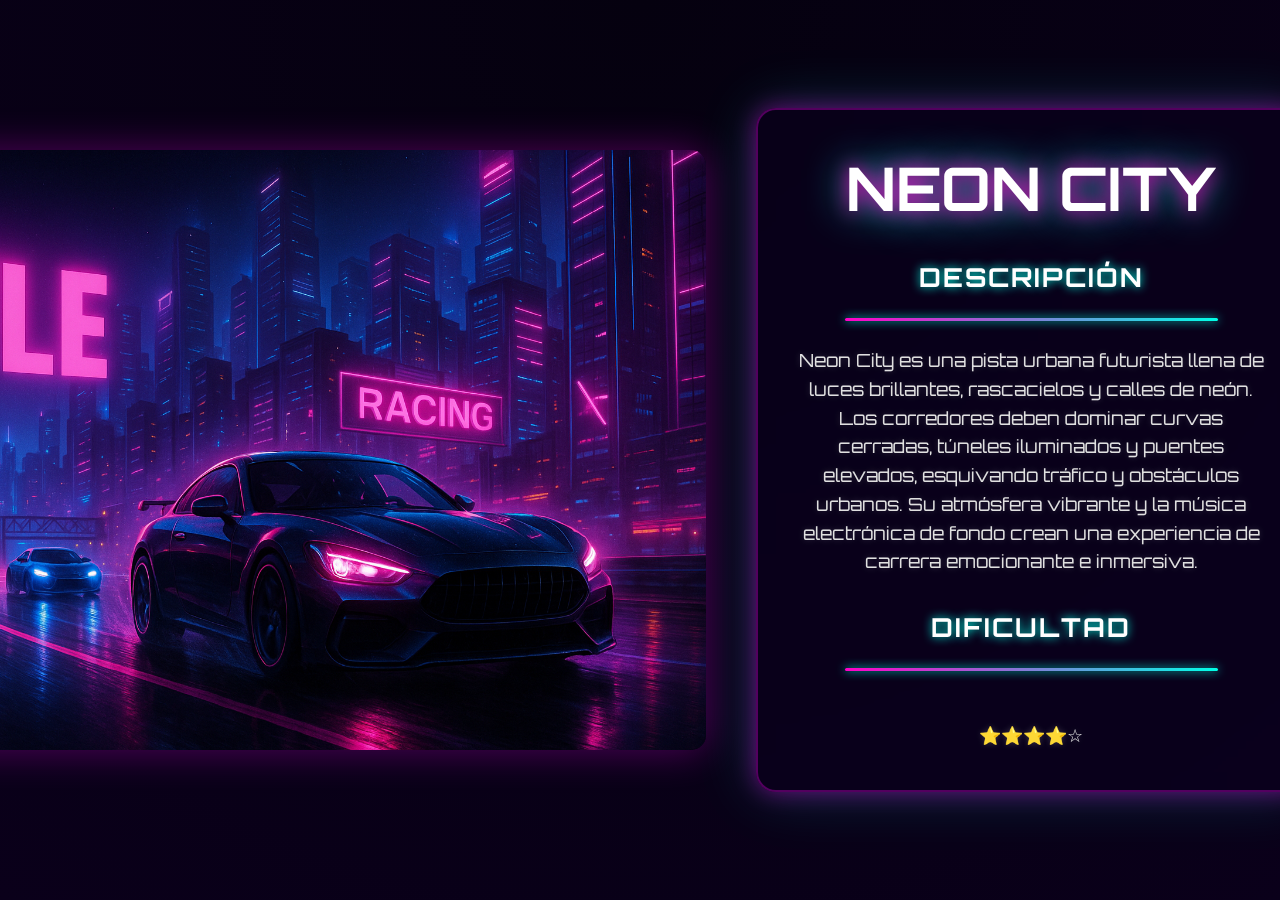
<file: pista1.html>
<!DOCTYPE html>
<html lang="en">
<head>
  <meta charset="UTF-8">
  <meta name="viewport" content="width=device-width, initial-scale=1.0">
  <title>Neon City</title>
  <link rel="stylesheet" href="./pista1.css">
  <link href="https://fonts.googleapis.com/css2?family=Orbitron:wght@400;700&display=swap" rel="stylesheet">
</head>
<body>
  <div class="pista1-container">
    <img src="NEON CITY.png" alt="Neon City">

    <div class="descripcion">
      <h1>NEON CITY</h1>

      <h2>DESCRIPCIÓN</h2>
      <div class="linea-deco"></div>
      <p>
        <span class="highlight">Neon City</span> es una pista urbana futurista llena de 
        <span class="highlight">luces brillantes</span>, rascacielos y calles de neón. 
        Los corredores deben dominar <span class="highlight">curvas cerradas</span>, 
        túneles iluminados y puentes elevados, esquivando tráfico y obstáculos urbanos. 
        Su atmósfera vibrante y la <span class="highlight">música electrónica</span> de fondo crean 
        una experiencia de carrera <span class="highlight">emocionante e inmersiva</span>.
      </p>

      <h2>DIFICULTAD</h2>
      <div class="linea-deco"></div>
      <div class="barra-dificultad">
        <div class="relleno" style="width: 80%;"></div>
      </div>
      <p class="nivel">⭐⭐⭐⭐☆</p>
    </div>
  </div>
  <div class="buttoms">
   <a href="carros.html"><button>SIGUIENTE</button></a>
  <a href="pistas.html"><button>VOLVER A PISTAS</button></a>
  </div>
</body>
</html>
</file>
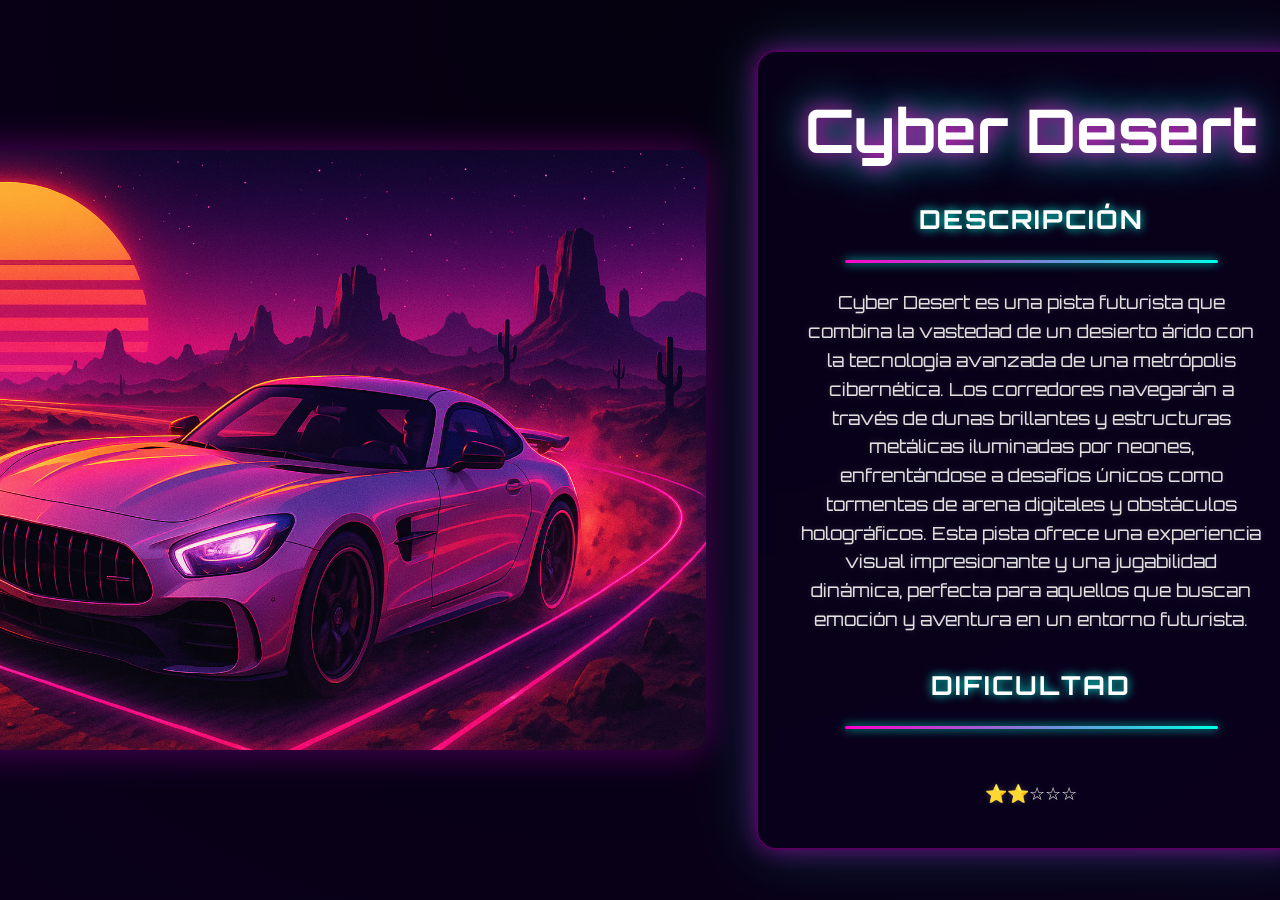
<file: pista2.html>
<!DOCTYPE html>
<html lang="en">

<head>
    <meta charset="UTF-8">
    <meta name="viewport" content="width=device-width, initial-scale=1.0">
    <title>Cyber Desert</title>
    <link rel="stylesheet" href="./pista1.css">
    <link href="https://fonts.googleapis.com/css2?family=Orbitron:wght@400;700&display=swap" rel="stylesheet">
</head>

<body>
    <div class="pista1-container">
        <img src="Desert.png" alt="Cyber Desert">

        <div class="descripcion">
            <h1>Cyber Desert</h1>

            <h2>DESCRIPCIÓN</h2>
            <div class="linea-deco"></div>
            <p>
                <span class="highlight">Cyber Desert</span> es una pista futurista que combina la vastedad de un
                desierto árido con
                la tecnología avanzada de una metrópolis cibernética. Los corredores navegarán a través de dunas
                brillantes y estructuras metálicas iluminadas por neones, enfrentándose a desafíos únicos como tormentas
                de arena digitales y obstáculos holográficos. Esta pista ofrece una experiencia visual impresionante y
                una jugabilidad dinámica, perfecta para aquellos que buscan emoción y aventura en un entorno futurista.
            </p>

            <h2>DIFICULTAD</h2>
            <div class="linea-deco"></div>
            <div class="barra-dificultad">
                <div class="relleno" style="width: 80%;"></div>
            </div>
            <p class="nivel">⭐⭐☆☆☆</p>
        </div>
    </div>
    <div class="buttoms">
        <a href="carros.html"><button>SIGUIENTE</button></a>
        <a href="pistas.html"><button>VOLVER A PISTAS</button></a>
    </div>
</body>

</html>
</file>
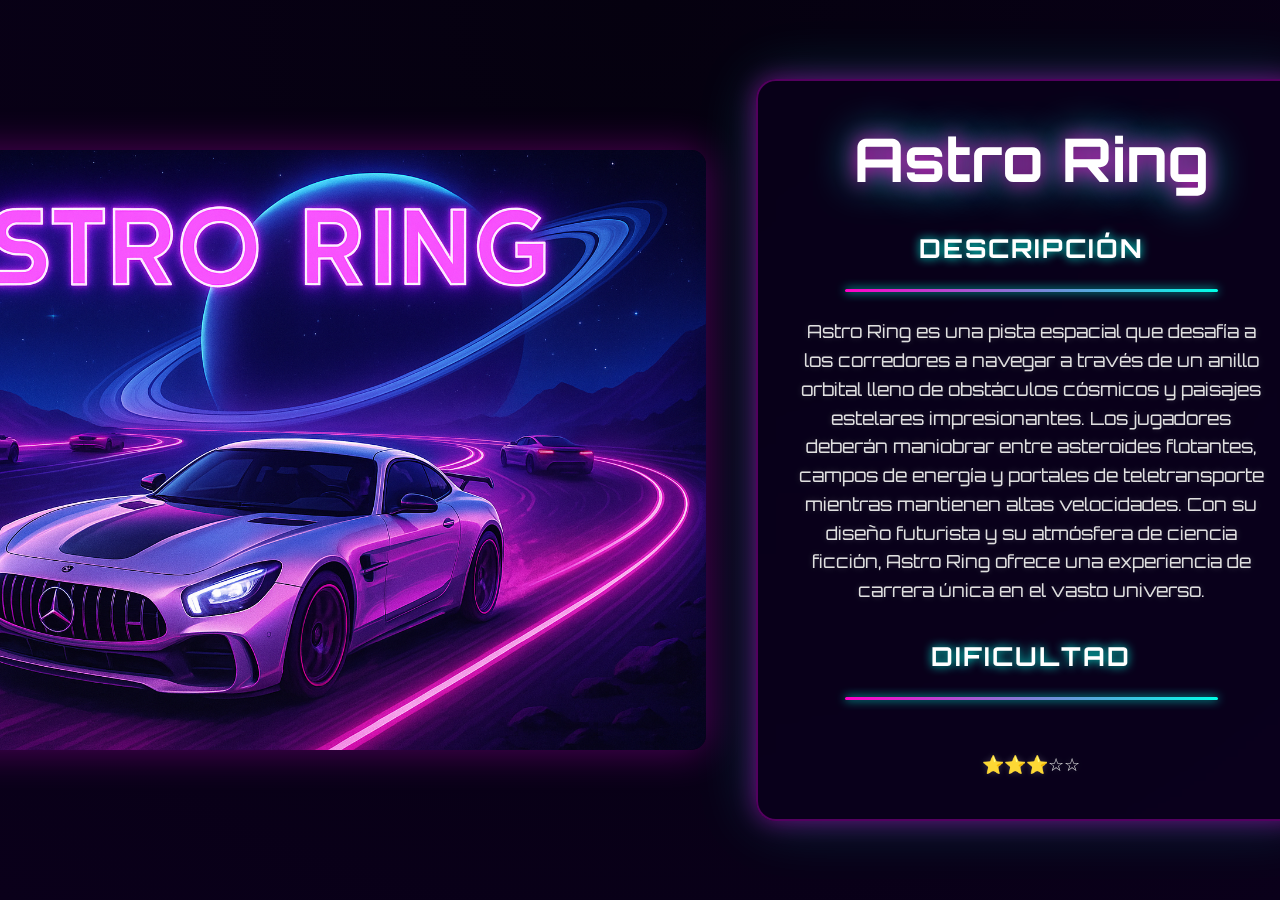
<file: pista3.html>
<!DOCTYPE html>
<html lang="en">

<head>
    <meta charset="UTF-8">
    <meta name="viewport" content="width=device-width, initial-scale=1.0">
    <title>Astro Ring</title>
    <link rel="stylesheet" href="./pista1.css">
    <link href="https://fonts.googleapis.com/css2?family=Orbitron:wght@400;700&display=swap" rel="stylesheet">
</head>

<body>
    <div class="pista1-container">
        <img src="Astro ring.png" alt="Astro Ring">

        <div class="descripcion">
            <h1>Astro Ring</h1>

            <h2>DESCRIPCIÓN</h2>
            <div class="linea-deco"></div>
            <p>
                <span class="highlight">Astro Ring</span> es una pista espacial que desafía a los corredores a navegar a
                través de un anillo orbital lleno de obstáculos cósmicos y paisajes estelares impresionantes. Los
                jugadores deberán maniobrar entre asteroides flotantes, campos de energía y portales de teletransporte
                mientras mantienen altas velocidades. Con su diseño futurista y su atmósfera de ciencia ficción, Astro
                Ring ofrece una experiencia de carrera única en el vasto universo.

            </p>

            <h2>DIFICULTAD</h2>
            <div class="linea-deco"></div>
            <div class="barra-dificultad">
                <div class="relleno" style="width: 80%;"></div>
            </div>
            <p class="nivel">⭐⭐⭐☆☆</p>
        </div>
    </div>
    <div class="buttoms">
        <a href="carros.html"><button>SIGUIENTE</button></a>
        <a href="pistas.html"><button>VOLVER A PISTAS</button></a>
    </div>
</body>

</html>
</file>
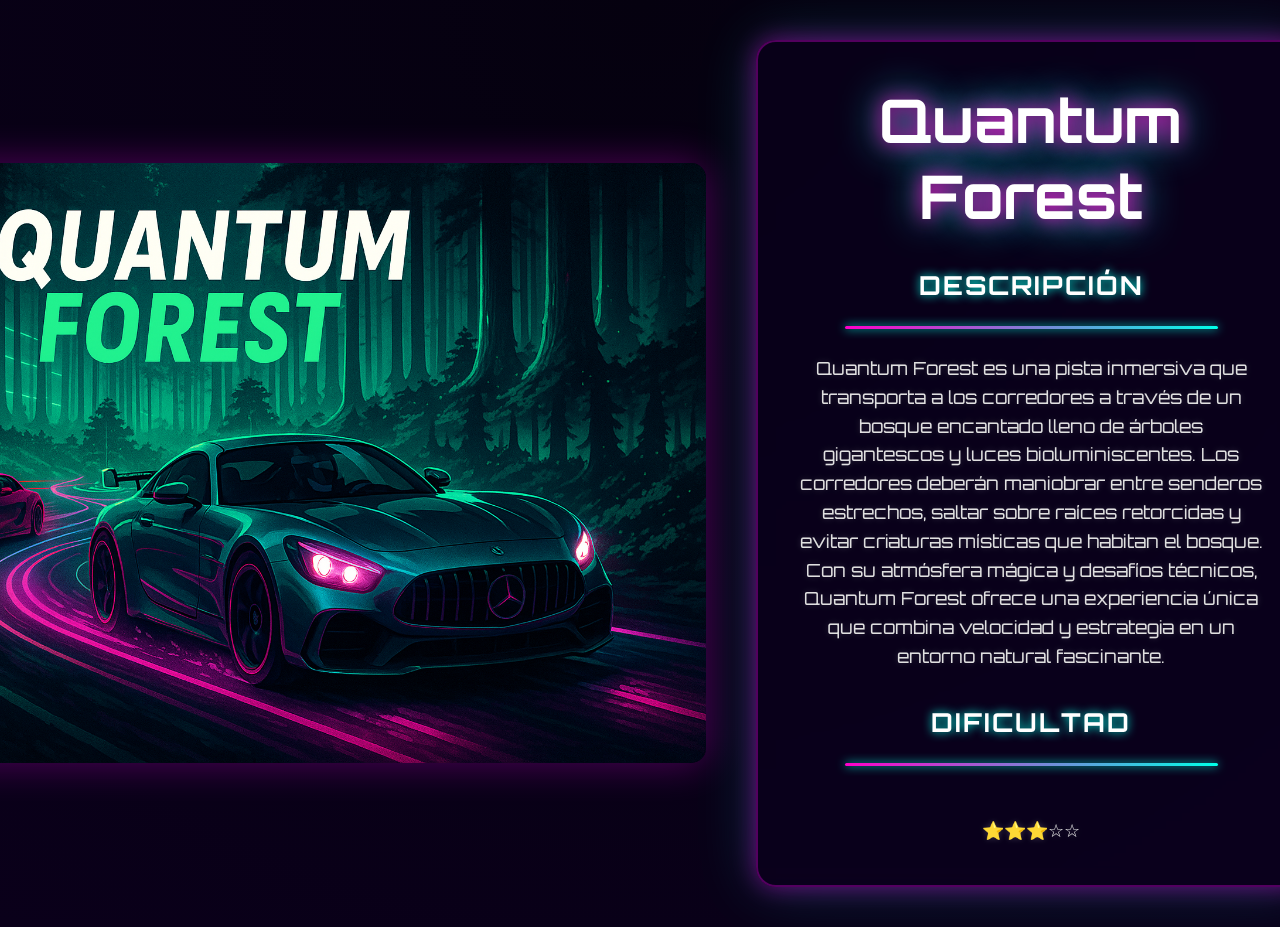
<file: pista4.html>
<!DOCTYPE html>
<html lang="en">

<head>
    <meta charset="UTF-8">
    <meta name="viewport" content="width=device-width, initial-scale=1.0">
    <title>Quantum Forest</title>
    <link rel="stylesheet" href="./pista1.css">
    <link href="https://fonts.googleapis.com/css2?family=Orbitron:wght@400;700&display=swap" rel="stylesheet">
</head>

<body>
    <div class="pista1-container">
        <img src="forest.png" alt="Astro Ring">

        <div class="descripcion">
            <h1>Quantum Forest</h1>

            <h2>DESCRIPCIÓN</h2>
            <div class="linea-deco"></div>
            <p>
                <span class="highlight">Quantum Forest</span> es una pista inmersiva que transporta a los corredores a
                través de un bosque encantado lleno de árboles gigantescos y luces bioluminiscentes. Los corredores
                deberán maniobrar entre senderos estrechos, saltar sobre raíces retorcidas y evitar criaturas místicas
                que habitan el bosque. Con su atmósfera mágica y desafíos técnicos, Quantum Forest ofrece una
                experiencia única que combina velocidad y estrategia en un entorno natural fascinante.

            </p>

            <h2>DIFICULTAD</h2>
            <div class="linea-deco"></div>
            <div class="barra-dificultad">
                <div class="relleno" style="width: 80%;"></div>
            </div>
            <p class="nivel">⭐⭐⭐☆☆</p>
        </div>
    </div>
    <div class="buttoms">
        <a href="carros.html"><button>SIGUIENTE</button></a>
        <a href="pistas.html"><button>VOLVER A PISTAS</button></a>
    </div>
</body>

</html>
</file>
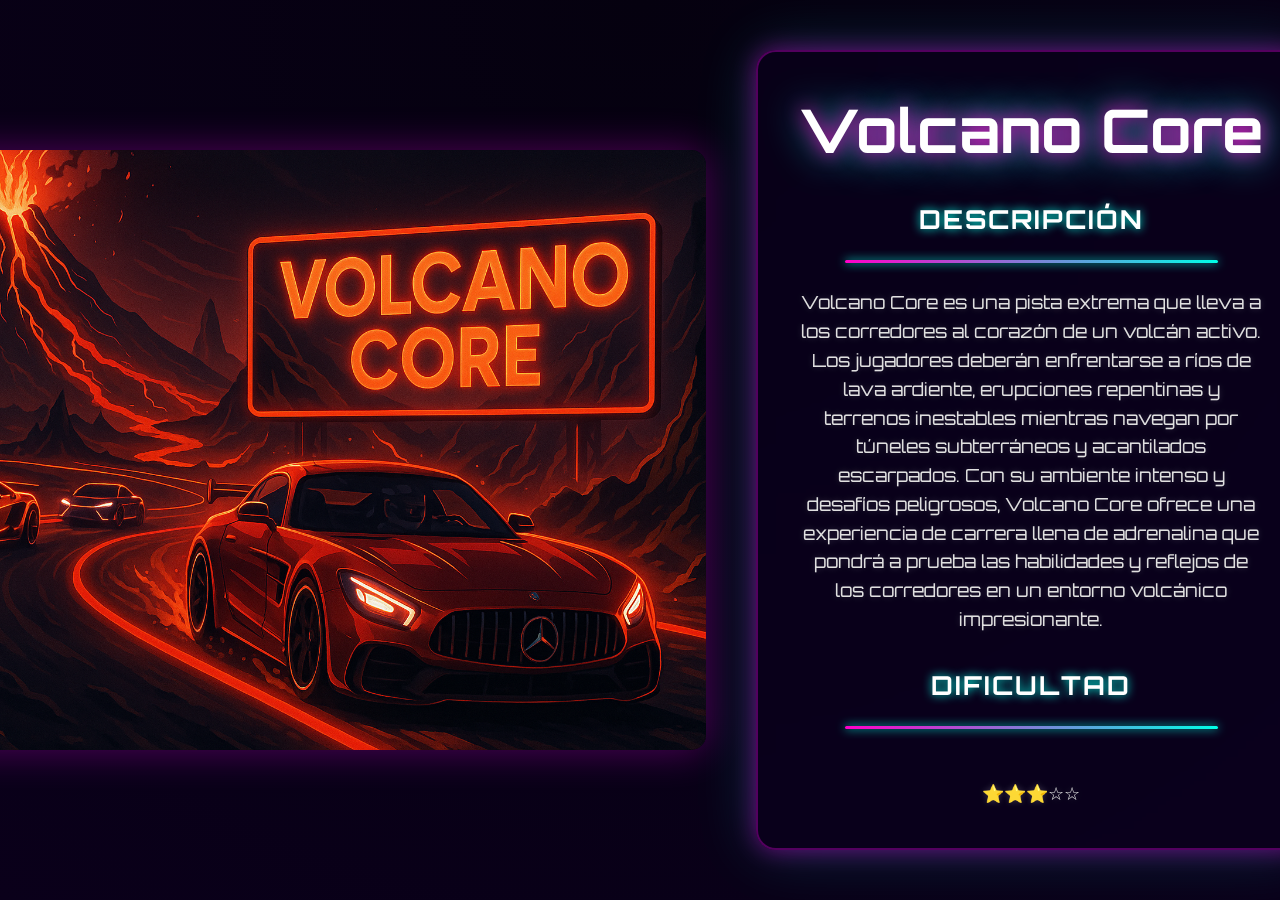
<file: pista5.html>
<!DOCTYPE html>
<html lang="en">

<head>
    <meta charset="UTF-8">
    <meta name="viewport" content="width=device-width, initial-scale=1.0">
    <title>Volcano Core</title>
    <link rel="stylesheet" href="./pista1.css">
    <link href="https://fonts.googleapis.com/css2?family=Orbitron:wght@400;700&display=swap" rel="stylesheet">
</head>

<body>
    <div class="pista1-container">
        <img src="volcano.png" alt="Volcano Core">

        <div class="descripcion">
            <h1>Volcano Core</h1>

                <h2>DESCRIPCIÓN</h2>
                <div class="linea-deco"></div>
                <p>
                    <span class="highlight">Volcano Core</span> es una pista extrema que lleva a los corredores al
                    corazón de un volcán activo. Los jugadores deberán enfrentarse a ríos de lava ardiente, erupciones
                    repentinas y terrenos inestables mientras navegan por túneles subterráneos y acantilados escarpados.
                    Con su ambiente intenso y desafíos peligrosos, Volcano Core ofrece una experiencia de carrera llena
                    de adrenalina que pondrá a prueba las habilidades y reflejos de los corredores en un entorno
                    volcánico impresionante.
                </p>
                <h2>DIFICULTAD</h2>
                <div class="linea-deco"></div>
                <div class="barra-dificultad">
                    <div class="relleno" style="width: 80%;"></div>
                </div>
                <p class="nivel">⭐⭐⭐☆☆</p>
        </div>
    </div>
    <div class="buttoms">
        <a href="carros.html"><button>SIGUIENTE</button></a>
        <a href="pistas.html"><button>VOLVER A PISTAS</button></a>
    </div>
</body>

</html>
</file>
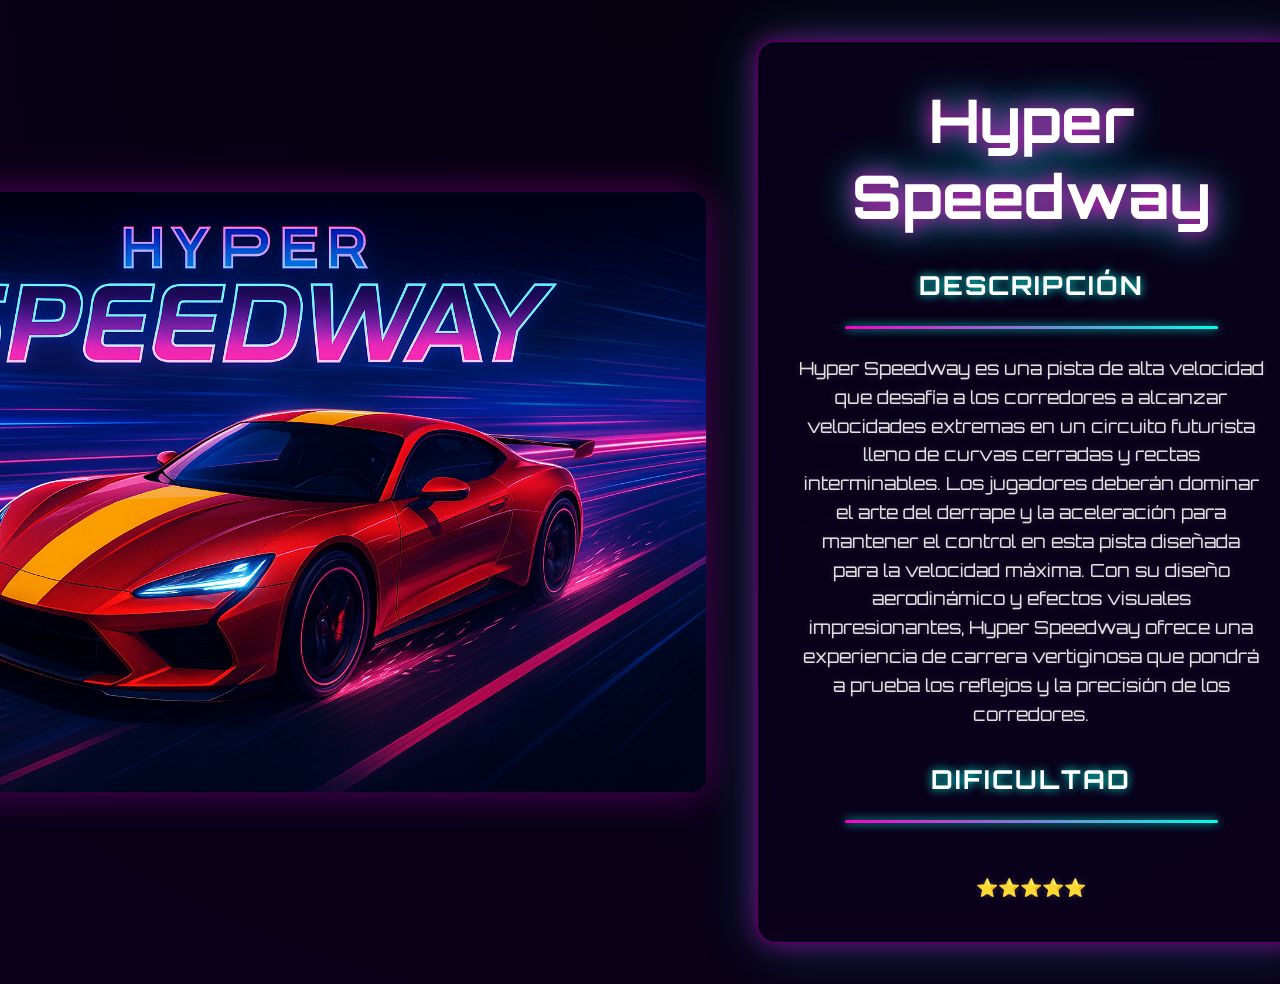
<file: pista6.html>
<!DOCTYPE html>
<html lang="en">

<head>
    <meta charset="UTF-8">
    <meta name="viewport" content="width=device-width, initial-scale=1.0">
    <title>Hyper Speedway</title>
        <link rel="stylesheet" href="./pista1.css">
        <link href="https://fonts.googleapis.com/css2?family=Orbitron:wght@400;700&display=swap" rel="stylesheet">
</head>

<body>
    <div class="pista1-container">
        <img src="hyper.png" alt="Hyper Speedway">

        <div class="descripcion">
            <h1>Hyper Speedway</h1>

            <h2>DESCRIPCIÓN</h2>
            <div class="linea-deco"></div>
            <p>
                <span class="highlight">Hyper Speedway</span> es una pista de alta velocidad que desafía a los
                corredores a alcanzar velocidades extremas en un circuito futurista lleno de curvas cerradas y rectas
                interminables. Los jugadores deberán dominar el arte del derrape y la aceleración para mantener el
                control en esta pista diseñada para la velocidad máxima. Con su diseño aerodinámico y efectos visuales
                impresionantes, Hyper Speedway ofrece una experiencia de carrera vertiginosa que pondrá a prueba los
                reflejos y la precisión de los corredores.
            </p>
            <h2>DIFICULTAD</h2>
            <div class="linea-deco"></div>
            <div class="barra-dificultad">
                <div class="relleno" style="width: 80%;"></div>
            </div>
            <p class="nivel">⭐⭐⭐⭐⭐</p>
        </div>
    </div>
    <div class="buttoms">
        <a href="carros.html"><button>SIGUIENTE</button></a>
        <a href="pistas.html"><button>VOLVER A PISTAS</button></a>
    </div>
</body>

</html>
</file>
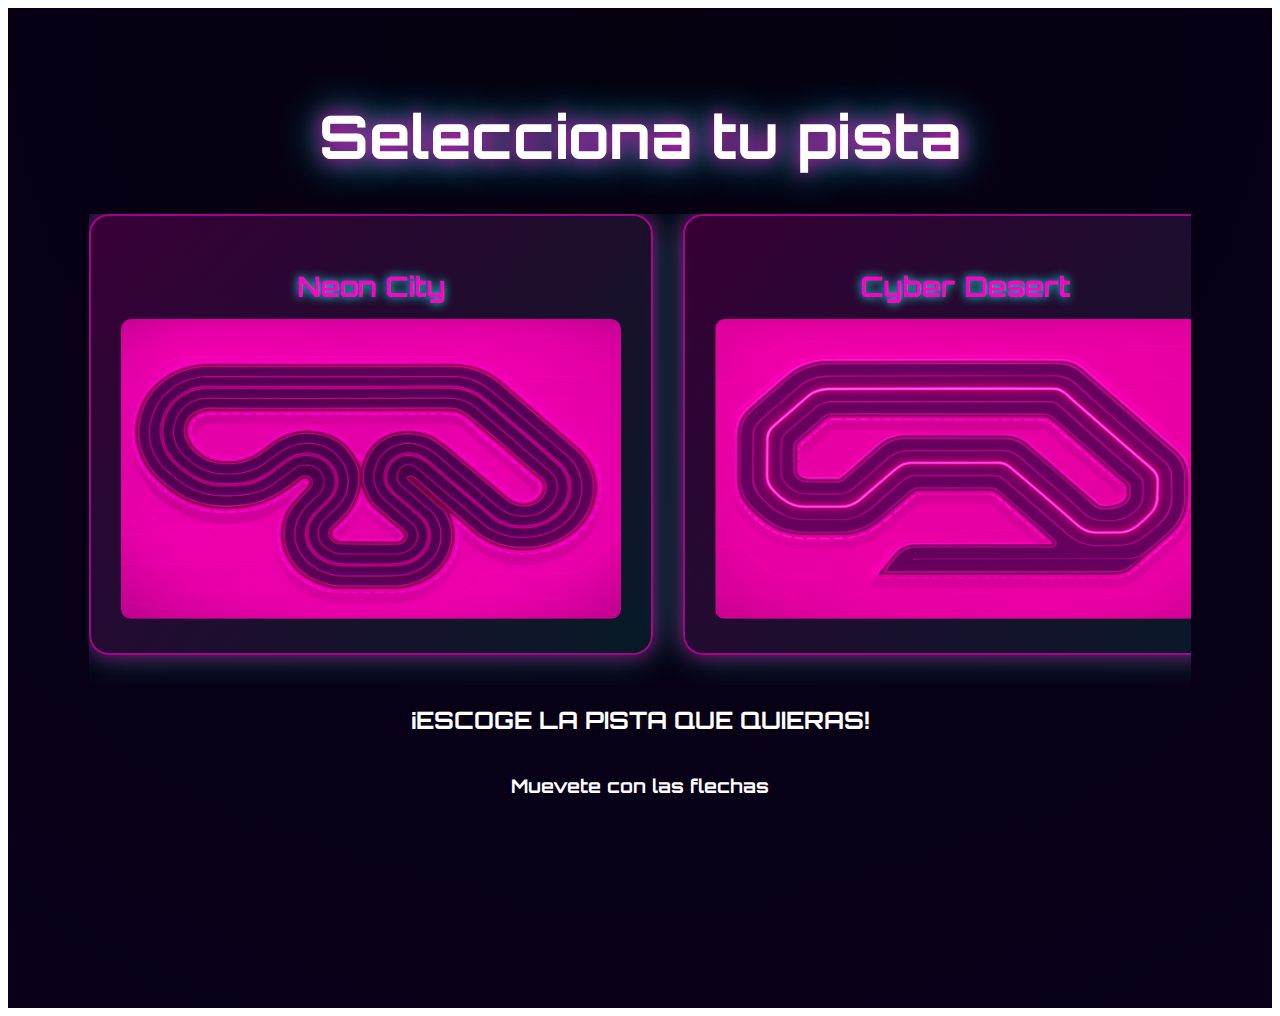
<file: pistas.html>
<!DOCTYPE html>
<html lang="es">

<head>
  <meta charset="UTF-8">
  <meta name="viewport" content="width=device-width, initial-scale=1.0">
  <title>Pistas - Heartbeat Racers</title>
  <link rel="stylesheet" href="./pista.css">
  <link href="https://fonts.googleapis.com/css2?family=Orbitron:wght@400;700&display=swap" rel="stylesheet">
</head>

<body>
  <div class="pistas-container">
    <h1 class="titulo-pistas">Selecciona tu pista</h1>

    <div class="grid-pistas">
      <div class="pista-card">
        <h2>Neon City</h2>
        <a href="pista1.html"><img src="./pista1.png" alt="Neon City"></a>
      </div>
      <div class="pista-card">
        <h2>Cyber Desert</h2>
        <a href="pista2.html"><img src="./pista2.png" alt="Cyber Desert"></a>
      </div>
      <div class="pista-card">
        <h2>Astro Ring</h2>
        <a href="pista3.html"><img src="./pista3.png" alt="Astro Ring"></a>
      </div>
      <div class="pista-card">
        <h2>Quantum Forest</h2>
        <a href="pista4.html"><img src="./pista4.png" alt="Quantum Forest"></a>
      </div>
      <div class="pista-card">
        <h2>Volcano Core</h2>
        <a href="pista5.html"><img src="./pista5.png" alt="Volcano Core"></a>
      </div>
      <div class="pista-card">
        <h2>Hyper Speedway</h2>
        <a href="pista6.html"><img src="./pista6.png" alt="Hyper Speedway"></a>
      </div>
    </div>
    <h2>¡ESCOGE LA PISTA QUE QUIERAS!</h2>
    <H3>Muevete con las flechas</H3>
  </div>
</body>

</html>
</file>
<file: pista1.css>
* {
  margin: 0;
  padding: 0;
  box-sizing: border-box;
}

body {
  background: radial-gradient(circle at top, #05010f, #0a001a);
  font-family: 'Orbitron', sans-serif;
  color: white;
  display: flex;
  justify-content: center;
  align-items: center;
  min-height: 100vh;
}

.pista1-container {
  display: flex;
  flex-direction: row;
  align-items: center;
  gap: 50px;
  padding: 40px;
}

body img {
  width: 900px;
  border-radius: 15px;
  box-shadow: 0 0 40px rgba(255, 0, 255, 0.3);
}

.descripcion {
  display: flex;
  flex-direction: column;
  align-items: center;
  text-align: center;
  padding: 40px;
  gap: 25px;
  background: rgba(10, 0, 30, 0.6);
  border: 2px solid rgba(255, 0, 255, 0.3);
  border-radius: 20px;
  box-shadow: 0 0 25px rgba(255, 0, 255, 0.4),
              0 0 60px rgba(0, 255, 255, 0.2);
  backdrop-filter: blur(8px);
  width: 550px;
}

.descripcion h1 {
  font-size: 60px;
  text-shadow: 0 0 20px #ff00c8, 0 0 40px #00ffe7;
  animation: pulse 2s infinite alternate;
}

.descripcion h2 {
  font-size: 26px;
  text-shadow: 0 0 10px #00ffe7;
  letter-spacing: 2px;
  margin-top: 10px;
}

.descripcion p {
  font-size: 18px;
  line-height: 1.6;
  color: #e0e0e0;
  text-shadow: 0 0 6px rgba(255, 255, 255, 0.2);
}

.linea-deco {
  width: 80%;
  height: 3px;
  background: linear-gradient(90deg, #ff00c8, #00ffe7);
  box-shadow: 0 0 10px #00ffe7;
  border-radius: 10px;
  margin: 10
}
.buttoms{
    display:flex;
    flex-direction: column;
    align-items: center;
    gap:40px
}
.buttoms button{
  background: radial-gradient(circle at top left, #ff6bd6, #ff00c8, #ff4ecb);
  color: white;
  border: none;
  padding: 25px 30px;
  border-radius: 8px;
  font-size: 20px;
  font-family: 'Poppins', sans-serif;
  cursor: pointer;
  box-shadow:
    0 0 20px rgba(255,0,200,.7),
    0 0 40px rgba(255,0,200,.5);
}

.buttoms button:hover{
  background: radial-gradient(circle at top left, #ffecfa, #ffddf8, #ffb6e9);
  color: rgba(255, 0, 200, 1);
  box-shadow:
    0 0 30px rgba(255,0,200,1),
    0 0 60px rgba(255,0,200,.8);
}
</file>
<file: pista.css>
.pistas-container {
  min-height: 100vh;
  background: radial-gradient(circle at top, #05010f, #0a001a);
  display: flex;
  flex-direction: column;
  align-items: center;
  padding: 50px 20px;
  font-family: 'Orbitron', sans-serif;
  color: white;
}

.titulo-pistas {
  font-size: 60px;
  margin-bottom: 40px;
  text-shadow: 0 0 20px #ff00c8, 0 0 40px #00ffe7;
}

.grid-pistas {
  display: flex;
  overflow-x: auto;
  scroll-snap-type: x mandatory;
  gap: 30px;
  width: 90%;
  padding-bottom: 30px;
  scrollbar-width: none;
  -ms-overflow-style: none;
}

.grid-pistas::-webkit-scrollbar {
  display: none;
}


.pista-card {
  flex: 0 0 auto;
  width: 500px;
  background: linear-gradient(135deg, rgba(255,0,200,0.2), rgba(0,255,200,0.1));
  border: 2px solid rgba(255,0,200,0.6);
  border-radius: 20px;
  padding: 30px;
  text-align: center;
  box-shadow: 0 0 20px rgba(255,0,200,0.5), 0 0 40px rgba(0,255,200,0.3);
  transition: transform 0.3s ease, box-shadow 0.3s ease;
  scroll-snap-align: center;
}

.pista-card:hover {
  transform: scale(1.1);
  box-shadow: 0 0 40px rgba(255,0,200,1), 0 0 80px rgba(0,255,200,0.8);
}

.pista-card h2 {
  font-size: 28px;
  margin-bottom: 15px;
  color: #ff00c8;
  text-shadow: 0 0 10px #00ffe7;
}

.pista-card img {
  height: 300px;
  width: 100%;
  border-radius: 10px;
}
</file>
